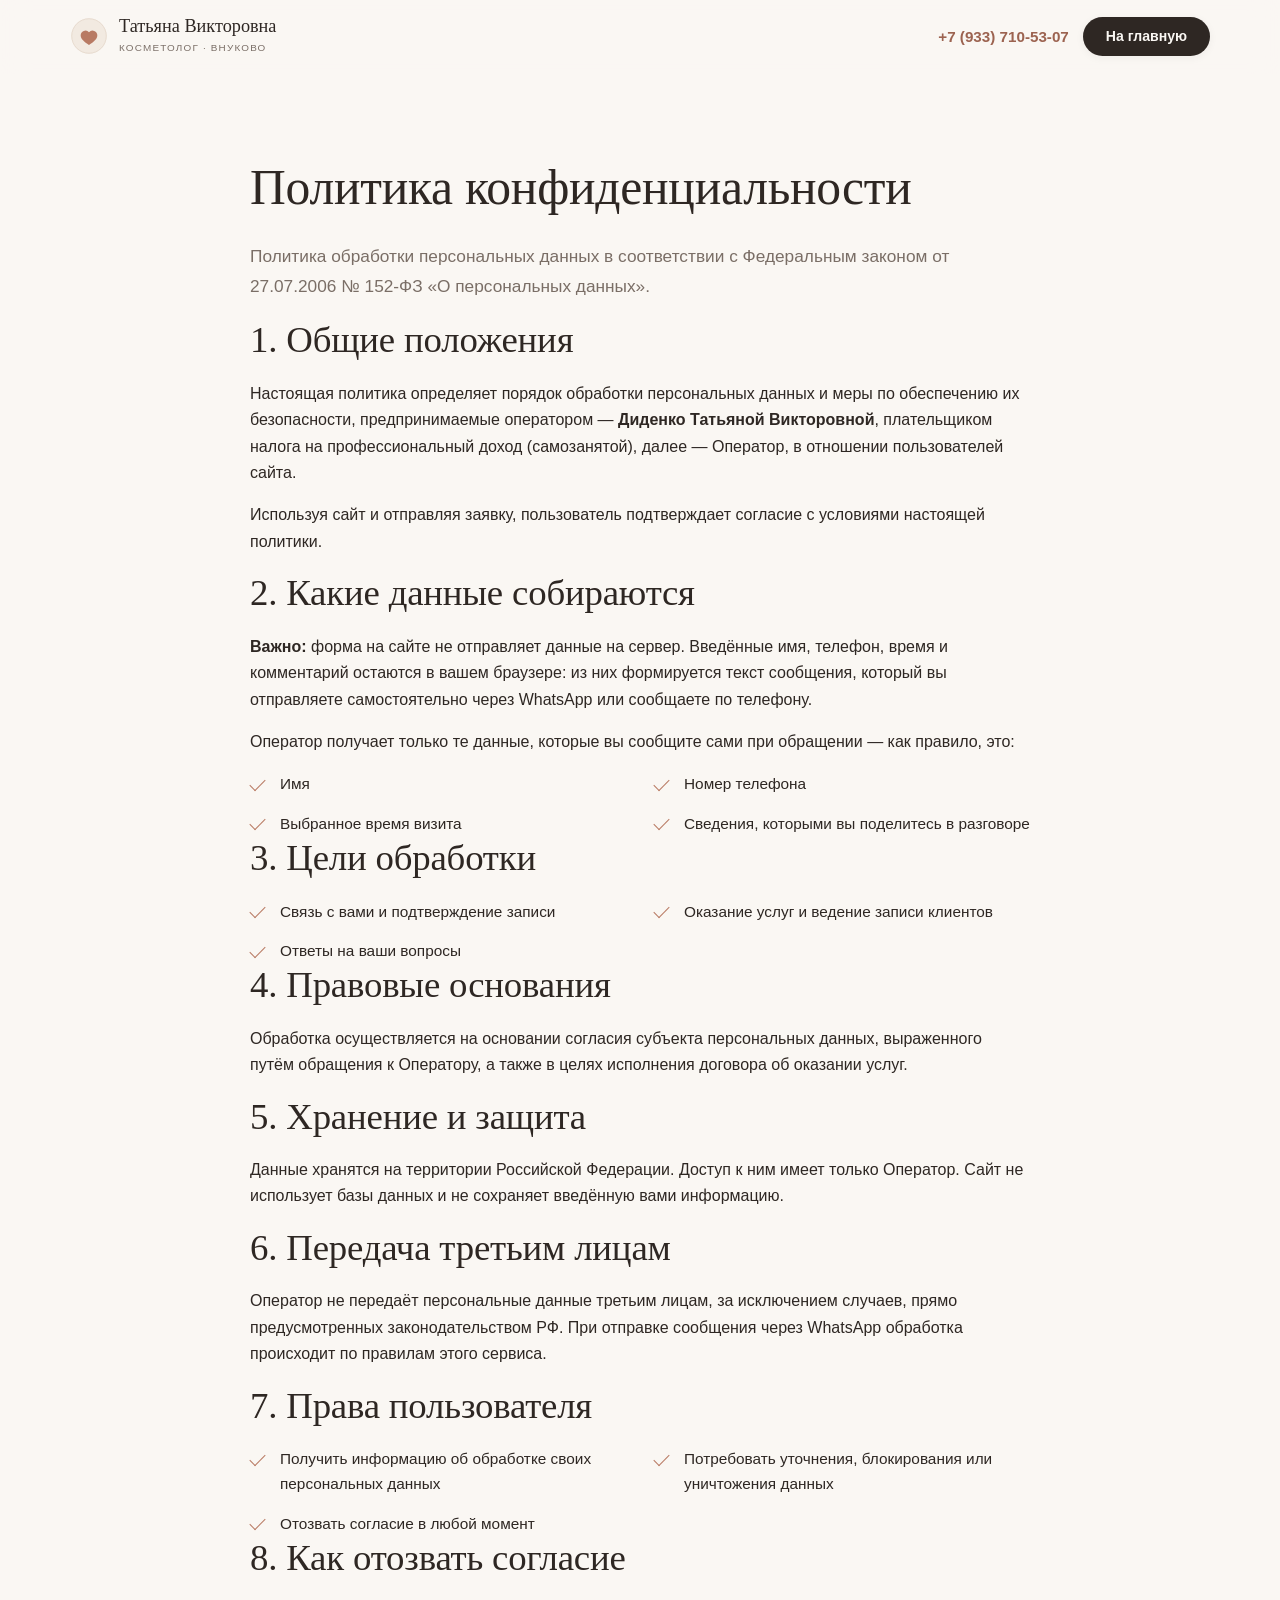
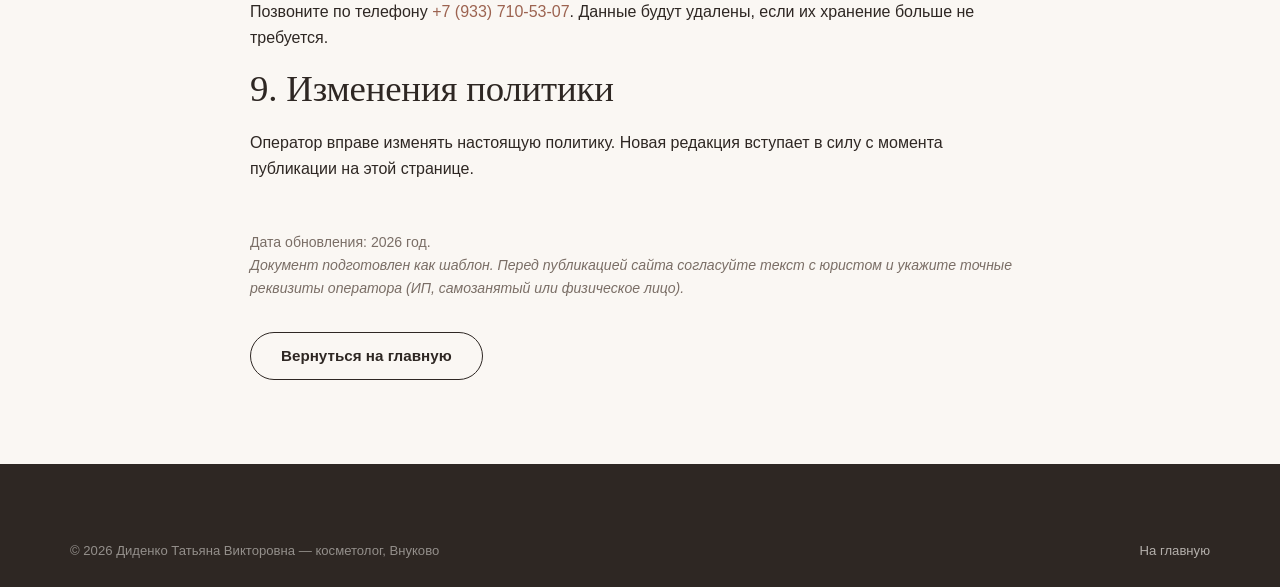
<file: privacy.html>
<!DOCTYPE html>
<html lang="ru">
<head>
<meta charset="UTF-8">
<meta name="viewport" content="width=device-width, initial-scale=1">
<title>Политика конфиденциальности — Татьяна Викторовна, косметолог</title>
<meta name="description" content="Политика обработки персональных данных: какие данные собираются, зачем, как хранятся и как отозвать согласие.">
<meta name="robots" content="noindex, follow">
<link rel="canonical" href="https://arhitektura-lica.ru/privacy.html">
<meta name="theme-color" content="#FAF7F3">
<link rel="icon" href="data:image/svg+xml,%3Csvg xmlns='http://www.w3.org/2000/svg' viewBox='0 0 64 64'%3E%3Ccircle cx='32' cy='32' r='30' fill='%23B87A63'/%3E%3Cpath d='M32 47c-8-5.5-14-10-14-16a8 8 0 0 1 14-5.3A8 8 0 0 1 46 31c0 6-6 10.5-14 16z' fill='%23FAF7F3'/%3E%3C/svg%3E">
<script>document.documentElement.classList.add('js');</script>
<link rel="stylesheet" href="css/style.css">
</head>
<body>
<a class="skip-link" href="#main">Перейти к содержанию</a>

<header class="header">
  <div class="container header__inner">
    <a class="logo" href="index.html">
      <svg width="38" height="38" viewBox="0 0 64 64" fill="none" aria-hidden="true">
        <circle cx="32" cy="32" r="30" fill="#F2EAE1"/>
        <circle cx="32" cy="32" r="29" stroke="#E7DACE" stroke-width="1.5"/>
        <path d="M32 47c-8-5.5-14-10-14-16a8 8 0 0 1 14-5.3A8 8 0 0 1 46 31c0 6-6 10.5-14 16z" fill="#B87A63"/>
      </svg>
      <span>
        <span class="logo__name">Татьяна Викторовна</span>
        <span class="logo__sub">косметолог · Внуково</span>
      </span>
    </a>
    <div class="header__cta">
      <a class="header__phone" href="tel:+79337105307">+7 (933) 710-53-07</a>
      <a class="btn btn--primary btn--sm" href="index.html">На главную</a>
    </div>
  </div>
</header>

<main id="main">
  <section class="section">
    <div class="container" style="max-width:820px;">
      <h1>Политика конфиденциальности</h1>
      <p class="lead">Политика обработки персональных данных в соответствии с Федеральным законом
      от 27.07.2006 № 152-ФЗ «О персональных данных».</p>

      <h2>1. Общие положения</h2>
      <p>Настоящая политика определяет порядок обработки персональных данных и меры по обеспечению
      их безопасности, предпринимаемые оператором — <strong>Диденко Татьяной Викторовной</strong>,
      плательщиком налога на профессиональный доход (самозанятой), далее — Оператор,
      в отношении пользователей сайта.</p>
      <p>Используя сайт и отправляя заявку, пользователь подтверждает согласие с условиями
      настоящей политики.</p>

      <h2>2. Какие данные собираются</h2>
      <p><strong>Важно:</strong> форма на сайте не отправляет данные на сервер. Введённые имя,
      телефон, время и комментарий остаются в вашем браузере: из них формируется текст сообщения,
      который вы отправляете самостоятельно через WhatsApp или сообщаете по телефону.</p>
      <p>Оператор получает только те данные, которые вы сообщите сами при обращении — как правило, это:</p>
      <ul class="benefits">
        <li>Имя</li>
        <li>Номер телефона</li>
        <li>Выбранное время визита</li>
        <li>Сведения, которыми вы поделитесь в разговоре</li>
      </ul>

      <h2>3. Цели обработки</h2>
      <ul class="benefits">
        <li>Связь с вами и подтверждение записи</li>
        <li>Оказание услуг и ведение записи клиентов</li>
        <li>Ответы на ваши вопросы</li>
      </ul>

      <h2>4. Правовые основания</h2>
      <p>Обработка осуществляется на основании согласия субъекта персональных данных, выраженного
      путём обращения к Оператору, а также в целях исполнения договора об оказании услуг.</p>

      <h2>5. Хранение и защита</h2>
      <p>Данные хранятся на территории Российской Федерации. Доступ к ним имеет только Оператор.
      Сайт не использует базы данных и не сохраняет введённую вами информацию.</p>

      <h2>6. Передача третьим лицам</h2>
      <p>Оператор не передаёт персональные данные третьим лицам, за исключением случаев, прямо
      предусмотренных законодательством РФ. При отправке сообщения через WhatsApp обработка
      происходит по правилам этого сервиса.</p>

      <h2>7. Права пользователя</h2>
      <ul class="benefits">
        <li>Получить информацию об обработке своих персональных данных</li>
        <li>Потребовать уточнения, блокирования или уничтожения данных</li>
        <li>Отозвать согласие в любой момент</li>
      </ul>

      <h2>8. Как отозвать согласие</h2>
      <p>Позвоните по телефону <a href="tel:+79337105307">+7 (933) 710-53-07</a>.
      Данные будут удалены, если их хранение больше не требуется.</p>

      <h2>9. Изменения политики</h2>
      <p>Оператор вправе изменять настоящую политику. Новая редакция вступает в силу
      с момента публикации на этой странице.</p>

      <p class="mt-48" style="color:var(--c-muted);font-size:.88rem;">
        Дата обновления: <span data-year>2026</span> год.<br>
        <em>Документ подготовлен как шаблон. Перед публикацией сайта согласуйте текст с юристом
        и укажите точные реквизиты оператора (ИП, самозанятый или физическое лицо).</em>
      </p>

      <div class="btn-row mt-32">
        <a class="btn btn--ghost" href="index.html">Вернуться на главную</a>
      </div>
    </div>
  </section>
</main>

<footer class="footer">
  <div class="container">
    <div class="footer__bottom" style="border-top:0;">
      <span>© <span data-year>2026</span> Диденко Татьяна Викторовна — косметолог, Внуково</span>
      <span><a href="index.html">На главную</a></span>
    </div>
  </div>
</footer>

<script src="js/main.js" defer></script>
</body>
</html>
</file>
<file: css/style.css>
/* ==========================================================================
   Татьяна Викторовна — косметолог, Внуково
   Безинъекционное и безаппаратное омоложение
   Дизайн-система: тёплая природная палитра, медицинская строгость.
   ========================================================================== */

/* --------------------------------------------------------------------------
   1. ПЕРЕМЕННЫЕ
   -------------------------------------------------------------------------- */
:root {
  --c-bg:        #FAF7F3;
  --c-surface:   #FFFFFF;
  --c-sand:      #F2EAE1;
  --c-sand-deep: #E7DACE;
  --c-ink:       #2E2723;
  --c-muted:     #7A6E66;
  --c-clay:      #B87A63;
  --c-clay-dark: #9C6350;
  --c-sage:      #8A9A87;
  --c-gold:      #C3A05C;
  --c-line:      #E9DFD5;
  --c-error:     #B4463A;

  --font-display: Georgia, 'Times New Roman', 'Playfair Display', serif;
  --font-body: -apple-system, BlinkMacSystemFont, 'Segoe UI', Roboto, 'Helvetica Neue', Arial, sans-serif;

  --radius-sm: 10px;
  --radius:    20px;
  --radius-lg: 28px;
  --radius-pill: 100px;

  --shadow-sm: 0 2px 8px rgba(46, 39, 35, .05);
  --shadow:    0 10px 30px rgba(46, 39, 35, .07);
  --shadow-lg: 0 24px 60px rgba(46, 39, 35, .11);

  --container: 1180px;
  --gap: 24px;
  --section-y: 84px;
  --header-h: 74px;
  --transition: .25s cubic-bezier(.4, 0, .2, 1);
}

/* --------------------------------------------------------------------------
   2. БАЗА
   -------------------------------------------------------------------------- */
*, *::before, *::after { box-sizing: border-box; }

html {
  scroll-behavior: smooth;
  scroll-padding-top: calc(var(--header-h) + 16px);
  -webkit-text-size-adjust: 100%;
}

body {
  margin: 0;
  font-family: var(--font-body);
  font-size: 16px;
  line-height: 1.65;
  color: var(--c-ink);
  background: var(--c-bg);
  overflow-x: hidden;
  -webkit-font-smoothing: antialiased;
}

img, svg { max-width: 100%; display: block; }
a { color: var(--c-clay-dark); text-decoration: none; transition: color var(--transition); }
a:hover { color: var(--c-ink); }
ul, ol { margin: 0; padding: 0; list-style: none; }
button, input, select, textarea { font: inherit; color: inherit; }

:focus-visible { outline: 2px solid var(--c-clay); outline-offset: 3px; border-radius: 4px; }
::selection { background: var(--c-clay); color: #fff; }

/* --------------------------------------------------------------------------
   3. ТИПОГРАФИКА
   -------------------------------------------------------------------------- */
h1, h2, h3, h4 {
  font-family: var(--font-display);
  font-weight: 400;
  line-height: 1.2;
  margin: 0 0 .5em;
  letter-spacing: -.005em;
}
h1 { font-size: clamp(1.9rem, 4.6vw, 3.1rem); }
h2 { font-size: clamp(1.5rem, 3.3vw, 2.3rem); }
h3 { font-size: clamp(1.1rem, 1.9vw, 1.35rem); }
h4 { font-size: 1.02rem; }
p { margin: 0 0 1em; }
p:last-child { margin-bottom: 0; }

.lead { font-size: clamp(1rem, 1.35vw, 1.13rem); color: var(--c-muted); line-height: 1.7; }

.eyebrow {
  display: inline-block;
  font-size: .73rem;
  font-weight: 600;
  letter-spacing: .18em;
  text-transform: uppercase;
  color: var(--c-clay-dark);
  margin-bottom: 14px;
}

.section-title { margin-bottom: 14px; }

/* --------------------------------------------------------------------------
   4. СЕТКА
   -------------------------------------------------------------------------- */
.container { width: 100%; max-width: var(--container); margin: 0 auto; padding: 0 20px; }
.section { padding: var(--section-y) 0; }
.section--tight { padding: 52px 0; }
.section--sand { background: var(--c-sand); }
.section--white { background: var(--c-surface); }

.section-head { max-width: 700px; margin-bottom: 44px; }
.section-head--center { margin-left: auto; margin-right: auto; text-align: center; }

.grid { display: grid; gap: var(--gap); }
.grid--2 { grid-template-columns: repeat(auto-fit, minmax(300px, 1fr)); }
.grid--3 { grid-template-columns: repeat(auto-fit, minmax(280px, 1fr)); }
.grid--4 { grid-template-columns: repeat(auto-fit, minmax(220px, 1fr)); }
.grid--aside { grid-template-columns: minmax(0, 1.35fr) minmax(300px, 1fr); align-items: start; }
@media (max-width: 900px) { .grid--aside { grid-template-columns: minmax(0, 1fr); } }

/* --------------------------------------------------------------------------
   5. КНОПКИ
   -------------------------------------------------------------------------- */
.btn {
  display: inline-flex; align-items: center; justify-content: center; gap: 10px;
  padding: 15px 30px;
  border: 1px solid transparent;
  border-radius: var(--radius-pill);
  font-size: .95rem; font-weight: 600; line-height: 1;
  text-align: center; cursor: pointer; white-space: nowrap;
  transition: all var(--transition);
}
.btn--primary { background: var(--c-ink); color: var(--c-bg); box-shadow: var(--shadow-sm); }
.btn--primary:hover { background: var(--c-clay-dark); color: #fff; transform: translateY(-2px); box-shadow: var(--shadow); }
.btn--clay { background: var(--c-clay); color: #fff; }
.btn--clay:hover { background: var(--c-clay-dark); color: #fff; transform: translateY(-2px); }
.btn--ghost { background: transparent; border-color: var(--c-ink); color: var(--c-ink); }
.btn--ghost:hover { background: var(--c-ink); color: var(--c-bg); }
.btn--light { background: var(--c-surface); border-color: var(--c-line); color: var(--c-ink); }
.btn--light:hover { border-color: var(--c-clay); color: var(--c-clay-dark); }
.btn--sm { padding: 11px 22px; font-size: .88rem; }
.btn--block { display: flex; width: 100%; }
.btn-row { display: flex; flex-wrap: wrap; gap: 14px; }

/* --------------------------------------------------------------------------
   6. ХЕДЕР
   -------------------------------------------------------------------------- */
.header {
  position: sticky; top: 0; z-index: 100;
  height: var(--header-h); display: flex; align-items: center;
  background: rgba(250, 247, 243, .9);
  backdrop-filter: blur(14px); -webkit-backdrop-filter: blur(14px);
  border-bottom: 1px solid transparent;
  transition: border-color var(--transition), box-shadow var(--transition);
}
.header.is-scrolled { border-bottom-color: var(--c-line); box-shadow: var(--shadow-sm); }
.header__inner { display: flex; align-items: center; justify-content: space-between; gap: 20px; width: 100%; }

.logo { display: flex; align-items: center; gap: 11px; color: var(--c-ink); flex-shrink: 0; }
.logo img { width: 38px; height: 38px; }
.logo:hover { color: var(--c-clay-dark); }
.logo__name { font-family: var(--font-display); font-size: 1.14rem; line-height: 1.15; display: block; }
.logo__sub {
  display: block; font-size: .62rem; letter-spacing: .12em;
  color: var(--c-muted); text-transform: uppercase; margin-top: 3px;
}

.nav { display: flex; align-items: center; gap: 26px; }
.nav a { position: relative; font-size: .93rem; color: var(--c-ink); padding: 6px 0; }
.nav a:not(.btn)::after {
  content: ''; position: absolute; left: 0; bottom: 0;
  width: 0; height: 1px; background: var(--c-clay); transition: width var(--transition);
}
.nav a:not(.btn):hover::after { width: 100%; }
.nav > .btn { display: none; }

.header__cta { display: flex; align-items: center; gap: 14px; }
.header__phone { font-size: .95rem; font-weight: 600; white-space: nowrap; }

.burger {
  display: none; width: 44px; height: 44px; padding: 0;
  background: none; border: 0; cursor: pointer; position: relative; z-index: 120;
}
.burger span { display: block; width: 24px; height: 1.5px; margin: 5px auto; background: var(--c-ink); transition: transform var(--transition), opacity var(--transition); }
.burger[aria-expanded="true"] span:nth-child(1) { transform: translateY(6.5px) rotate(45deg); }
.burger[aria-expanded="true"] span:nth-child(2) { opacity: 0; }
.burger[aria-expanded="true"] span:nth-child(3) { transform: translateY(-6.5px) rotate(-45deg); }

/* --------------------------------------------------------------------------
   7. ГЕРОЙ
   -------------------------------------------------------------------------- */
.hero { padding: 64px 0 76px; position: relative; overflow: hidden; }
.hero__inner { display: grid; grid-template-columns: 1.02fr .98fr; align-items: center; gap: 52px; }
.hero__title { margin-bottom: 20px; }
.hero__title em { font-style: italic; color: var(--c-clay-dark); }
.hero__text { max-width: 540px; margin-bottom: 30px; }
.hero__media { position: relative; }
.hero__media img.photo {
  width: 100%; aspect-ratio: 4 / 5; object-fit: cover;
  border-radius: var(--radius-lg); box-shadow: var(--shadow-lg);
}
.photo-slot {
  aspect-ratio: 4 / 5; border-radius: var(--radius-lg);
  background: linear-gradient(150deg, var(--c-sand), var(--c-sand-deep));
  border: 1px dashed var(--c-sand-deep);
  display: flex; align-items: center; justify-content: center;
  text-align: center; padding: 28px; color: var(--c-muted); font-size: .9rem;
}

.hero__facts {
  display: flex; flex-wrap: wrap; gap: 34px;
  margin-top: 40px; padding-top: 28px; border-top: 1px solid var(--c-line);
}
.fact__num { display: block; font-family: var(--font-display); font-size: 1.9rem; line-height: 1; color: var(--c-clay-dark); }
.fact__label { font-size: .83rem; color: var(--c-muted); }

/* --------------------------------------------------------------------------
   8. КАРТОЧКИ
   -------------------------------------------------------------------------- */
.card {
  background: var(--c-surface); border: 1px solid var(--c-line);
  border-radius: var(--radius); padding: 28px 24px;
  transition: transform var(--transition), box-shadow var(--transition);
}
.card:hover { transform: translateY(-4px); box-shadow: var(--shadow); }
.card__icon {
  width: 52px; height: 52px; display: grid; place-items: center;
  border-radius: 50%; background: var(--c-sand); margin-bottom: 18px; color: var(--c-clay-dark);
}
.card__icon svg { width: 25px; height: 25px; }
.card h3 { margin-bottom: 8px; }
.card p { font-size: .93rem; color: var(--c-muted); }

/* Список эффектов */
.benefits { display: grid; grid-template-columns: repeat(auto-fit, minmax(260px, 1fr)); gap: 14px 28px; }
.benefits li {
  position: relative; padding-left: 30px; font-size: .96rem;
}
.benefits li::before {
  content: ''; position: absolute; left: 0; top: .5em;
  width: 15px; height: 8px;
  border-left: 1.5px solid var(--c-clay); border-bottom: 1.5px solid var(--c-clay);
  transform: rotate(-45deg);
}

/* Блок услуги */
.service-block {
  display: grid; grid-template-columns: 1.15fr .85fr;
  background: var(--c-surface); border: 1px solid var(--c-line);
  border-radius: var(--radius-lg); overflow: hidden;
}
.service-block__body { padding: 42px; }
.service-block__aside {
  background: var(--c-sand); padding: 42px;
  display: flex; flex-direction: column; justify-content: center; gap: 16px;
}
.service-block__aside h4 { margin-bottom: 6px; }

/* Цена */
.price-big {
  font-family: var(--font-display); font-size: 2.6rem; line-height: 1;
  color: var(--c-clay-dark); margin: 6px 0;
}
.price-note { font-size: .85rem; color: var(--c-muted); }

/* --------------------------------------------------------------------------
   9. ГАЛЕРЕЯ ДИПЛОМОВ
   -------------------------------------------------------------------------- */
.gallery { display: grid; grid-template-columns: repeat(auto-fill, minmax(190px, 1fr)); gap: 18px; }
.gallery__item {
  position: relative; display: block; padding: 0; border: 1px solid var(--c-line);
  border-radius: var(--radius-sm); overflow: hidden; background: var(--c-surface);
  cursor: pointer; transition: transform var(--transition), box-shadow var(--transition);
}
.gallery__item:hover { transform: translateY(-3px); box-shadow: var(--shadow); }
.gallery__item img { width: 100%; aspect-ratio: 4 / 3; object-fit: cover; }
.gallery__item figcaption { padding: 10px 12px; font-size: .82rem; color: var(--c-muted); text-align: left; }

/* Просмотр документа */
.lightbox {
  position: fixed; inset: 0; z-index: 200;
  background: rgba(30, 25, 22, .88);
  display: none; align-items: center; justify-content: center; padding: 24px;
}
.lightbox.is-open { display: flex; }
.lightbox img { max-width: 100%; max-height: 88vh; border-radius: var(--radius-sm); box-shadow: var(--shadow-lg); }
.lightbox__close {
  position: absolute; top: 18px; right: 18px;
  width: 46px; height: 46px; border-radius: 50%;
  background: rgba(255, 255, 255, .14); border: 0; color: #fff;
  font-size: 1.5rem; line-height: 1; cursor: pointer;
}
.lightbox__close:hover { background: rgba(255, 255, 255, .26); }

/* --------------------------------------------------------------------------
   10. ОТЗЫВЫ
   -------------------------------------------------------------------------- */
.quote {
  background: var(--c-surface); border: 1px solid var(--c-line);
  border-radius: var(--radius); padding: 26px; height: 100%;
  display: flex; flex-direction: column;
}
.stars { color: var(--c-gold); letter-spacing: 2px; margin-bottom: 12px; }
.quote__text { font-size: .95rem; margin-bottom: 18px; flex-grow: 1; }
.quote__author { display: flex; align-items: center; gap: 12px; }
.avatar {
  width: 42px; height: 42px; border-radius: 50%; background: var(--c-sand);
  display: grid; place-items: center; font-family: var(--font-display);
  font-size: 1.05rem; color: var(--c-clay-dark); flex-shrink: 0;
}
.quote__name { font-size: .92rem; font-weight: 600; }
.quote__meta { font-size: .8rem; color: var(--c-muted); }

.rating-badge {
  display: inline-flex; align-items: center; gap: 14px;
  background: var(--c-surface); border: 1px solid var(--c-line);
  border-radius: var(--radius-pill); padding: 12px 24px;
}
.rating-badge__num { font-family: var(--font-display); font-size: 1.7rem; color: var(--c-clay-dark); line-height: 1; }

/* --------------------------------------------------------------------------
   11. ПРАЙС / ШАГИ / FAQ
   -------------------------------------------------------------------------- */
.price-row {
  display: flex; align-items: baseline; gap: 12px;
  padding: 14px 0; border-bottom: 1px dashed var(--c-line);
}
.price-row__name { flex-shrink: 0; }
.price-row__note { display: block; font-size: .83rem; color: var(--c-muted); }
.price-row__dots { flex-grow: 1; border-bottom: 1px dotted var(--c-sand-deep); transform: translateY(-4px); }
.price-row__value { font-family: var(--font-display); font-size: 1.15rem; white-space: nowrap; }

.steps { display: grid; grid-template-columns: repeat(auto-fit, minmax(200px, 1fr)); gap: 20px; }
.step { background: var(--c-surface); border: 1px solid var(--c-line); border-radius: var(--radius); padding: 24px; }
.step__num {
  width: 42px; height: 42px; border-radius: 50%; background: var(--c-clay); color: #fff;
  display: grid; place-items: center; font-weight: 700; margin-bottom: 14px;
}
.step h3 { font-size: 1.02rem; margin-bottom: 6px; }
.step p { font-size: .9rem; color: var(--c-muted); }

.faq details {
  background: var(--c-surface); border: 1px solid var(--c-line);
  border-radius: var(--radius-sm); padding: 20px 24px; margin-bottom: 12px;
}
.faq summary { cursor: pointer; font-weight: 600; list-style: none; display: flex; justify-content: space-between; gap: 16px; }
.faq summary::-webkit-details-marker { display: none; }
.faq summary::after { content: '+'; font-size: 1.3rem; line-height: 1; color: var(--c-clay); flex-shrink: 0; }
.faq details[open] summary::after { content: '−'; }
.faq details[open] summary { margin-bottom: 12px; }
.faq p { font-size: .94rem; color: var(--c-muted); }

/* --------------------------------------------------------------------------
   12. ФОРМА
   -------------------------------------------------------------------------- */
.form-wrap { background: var(--c-surface); border: 1px solid var(--c-line); border-radius: var(--radius-lg); padding: 34px; box-shadow: var(--shadow-sm); }
.field { margin-bottom: 18px; }
.field label { display: block; font-size: .89rem; font-weight: 600; margin-bottom: 7px; }
.field .req { color: var(--c-clay); }
.field input, .field select, .field textarea {
  width: 100%; padding: 13px 15px; background: var(--c-bg);
  border: 1px solid var(--c-line); border-radius: var(--radius-sm);
  transition: border-color var(--transition), box-shadow var(--transition); appearance: none;
}
.field textarea { resize: vertical; min-height: 96px; }
.field input:focus, .field select:focus, .field textarea:focus {
  outline: none; border-color: var(--c-clay);
  box-shadow: 0 0 0 3px rgba(184, 122, 99, .16); background: var(--c-surface);
}
.field select {
  background-image: url("data:image/svg+xml,%3Csvg xmlns='http://www.w3.org/2000/svg' width='12' height='8' viewBox='0 0 12 8'%3E%3Cpath d='M1 1l5 5 5-5' fill='none' stroke='%237A6E66' stroke-width='1.5'/%3E%3C/svg%3E");
  background-repeat: no-repeat; background-position: right 15px center; padding-right: 42px;
}
.field .err { display: none; font-size: .82rem; color: var(--c-error); margin-top: 6px; }
.field.bad input, .field.bad select { border-color: var(--c-error); }
.field.bad .err { display: block; }
.form-hint { font-size: .83rem; color: var(--c-muted); margin-top: 14px; text-align: center; }

.consent { display: flex; align-items: flex-start; gap: 12px; font-size: .85rem; color: var(--c-muted); line-height: 1.5; }
.consent input { width: 20px; height: 20px; flex-shrink: 0; margin-top: 2px; accent-color: var(--c-clay); }
.consent.bad { color: var(--c-error); }

/* --------------------------------------------------------------------------
   13. КОНТАКТЫ И ПОДВАЛ
   -------------------------------------------------------------------------- */
.info-list li { display: flex; gap: 15px; padding: 16px 0; border-bottom: 1px solid var(--c-line); }
.info-list li:last-child { border-bottom: 0; }
.info-list__icon {
  width: 42px; height: 42px; flex-shrink: 0; border-radius: 50%;
  background: var(--c-sand); display: grid; place-items: center; color: var(--c-clay-dark);
}
.info-list__icon svg { width: 20px; height: 20px; }
.info-list__label {
  display: block; font-size: .76rem; letter-spacing: .1em;
  text-transform: uppercase; color: var(--c-muted); margin-bottom: 3px;
}
.info-list a { font-weight: 600; }

.map-wrap { border-radius: var(--radius); overflow: hidden; border: 1px solid var(--c-line); background: var(--c-sand); }
.map-wrap iframe { width: 100%; height: 420px; border: 0; display: block; }

.footer { background: var(--c-ink); color: rgba(250, 247, 243, .66); padding: 56px 0 0; font-size: .9rem; }
.footer__grid { display: grid; grid-template-columns: 1.4fr 1fr 1.2fr; gap: 40px; padding-bottom: 40px; }
.footer h4 { color: var(--c-bg); font-family: var(--font-body); font-size: .77rem; font-weight: 600; letter-spacing: .14em; text-transform: uppercase; margin-bottom: 16px; }
.footer .logo { color: var(--c-bg); margin-bottom: 14px; }
.footer .logo__sub { color: rgba(250, 247, 243, .5); }
.footer a { color: rgba(250, 247, 243, .66); }
.footer a:hover { color: var(--c-bg); }
.footer li { margin-bottom: 9px; }
.footer__bottom {
  border-top: 1px solid rgba(250, 247, 243, .12);
  padding: 20px 0 26px; display: flex; flex-wrap: wrap;
  justify-content: space-between; gap: 12px; font-size: .82rem; color: rgba(250, 247, 243, .5);
}

.mobile-cta {
  display: none; position: fixed; left: 0; right: 0; bottom: 0; z-index: 90;
  padding: 10px 16px calc(10px + env(safe-area-inset-bottom));
  background: rgba(250, 247, 243, .95);
  backdrop-filter: blur(12px); -webkit-backdrop-filter: blur(12px);
  border-top: 1px solid var(--c-line); gap: 10px;
}
.mobile-cta .btn { flex: 1; padding: 14px 16px; }

/* --------------------------------------------------------------------------
   14. СЛУЖЕБНОЕ
   -------------------------------------------------------------------------- */
.text-center { text-align: center; }
.mt-32 { margin-top: 32px; }
.mt-48 { margin-top: 48px; }
.visually-hidden { position: absolute !important; width: 1px; height: 1px; padding: 0; margin: -1px; overflow: hidden; clip: rect(0 0 0 0); white-space: nowrap; border: 0; }
.skip-link { position: absolute; left: -9999px; top: 0; z-index: 200; padding: 12px 20px; background: var(--c-ink); color: var(--c-bg); }
.skip-link:focus { left: 0; color: var(--c-bg); }

.js .reveal { opacity: 0; transform: translateY(22px); transition: opacity .7s ease, transform .7s ease; }
.js .reveal.is-visible { opacity: 1; transform: none; }

@media (prefers-reduced-motion: reduce) {
  html { scroll-behavior: auto; }
  *, *::before, *::after { animation-duration: .01ms !important; transition-duration: .01ms !important; }
  .js .reveal { opacity: 1; transform: none; }
}

/* --------------------------------------------------------------------------
   15. АДАПТИВ
   -------------------------------------------------------------------------- */
@media (max-width: 1024px) {
  :root { --section-y: 62px; }
  .hero__inner { grid-template-columns: 1fr; gap: 36px; }
  .hero__media { order: -1; max-width: 420px; margin: 0 auto; }
  .hero { padding: 44px 0 60px; }
  .service-block { grid-template-columns: 1fr; }
  .service-block__body, .service-block__aside { padding: 30px; }
  .footer__grid { grid-template-columns: 1fr 1fr; gap: 30px; }
}

@media (max-width: 768px) {
  :root { --header-h: 64px; --gap: 18px; }
  body { font-size: 15px; }

  .nav {
    position: fixed; inset: var(--header-h) 0 0 0; z-index: 110;
    flex-direction: column; align-items: stretch; gap: 0; padding: 18px;
    background: var(--c-bg); overflow-y: auto;
    transform: translateX(100%); transition: transform var(--transition); visibility: hidden;
  }
  .nav.is-open { transform: translateX(0); visibility: visible; }
  .nav a { padding: 17px 4px; font-size: 1.04rem; font-family: var(--font-display); border-bottom: 1px solid var(--c-line); }
  .nav a::after { display: none; }
  .nav > .btn { display: inline-flex; margin-top: 20px; }

  .burger { display: block; }
  .header__phone, .header__cta .btn { display: none; }

  .mobile-cta { display: flex; }
  body { padding-bottom: 74px; }

  .hero__facts { gap: 22px; }
  .fact__num { font-size: 1.6rem; }
  .form-wrap { padding: 24px 20px; }
  .footer__grid { grid-template-columns: 1fr; gap: 26px; }
  .footer__bottom { flex-direction: column; }
  .price-row { flex-wrap: wrap; }
  .price-row__dots { display: none; }
  .price-row__value { margin-left: auto; }
  .gallery { grid-template-columns: repeat(auto-fill, minmax(140px, 1fr)); gap: 12px; }
  .map-wrap iframe { height: 320px; }
}

@media (max-width: 380px) {
  .btn { padding: 13px 20px; font-size: .9rem; }
}

@media print {
  .header, .footer, .mobile-cta { display: none; }
  body { background: #fff; }
}
</file>
